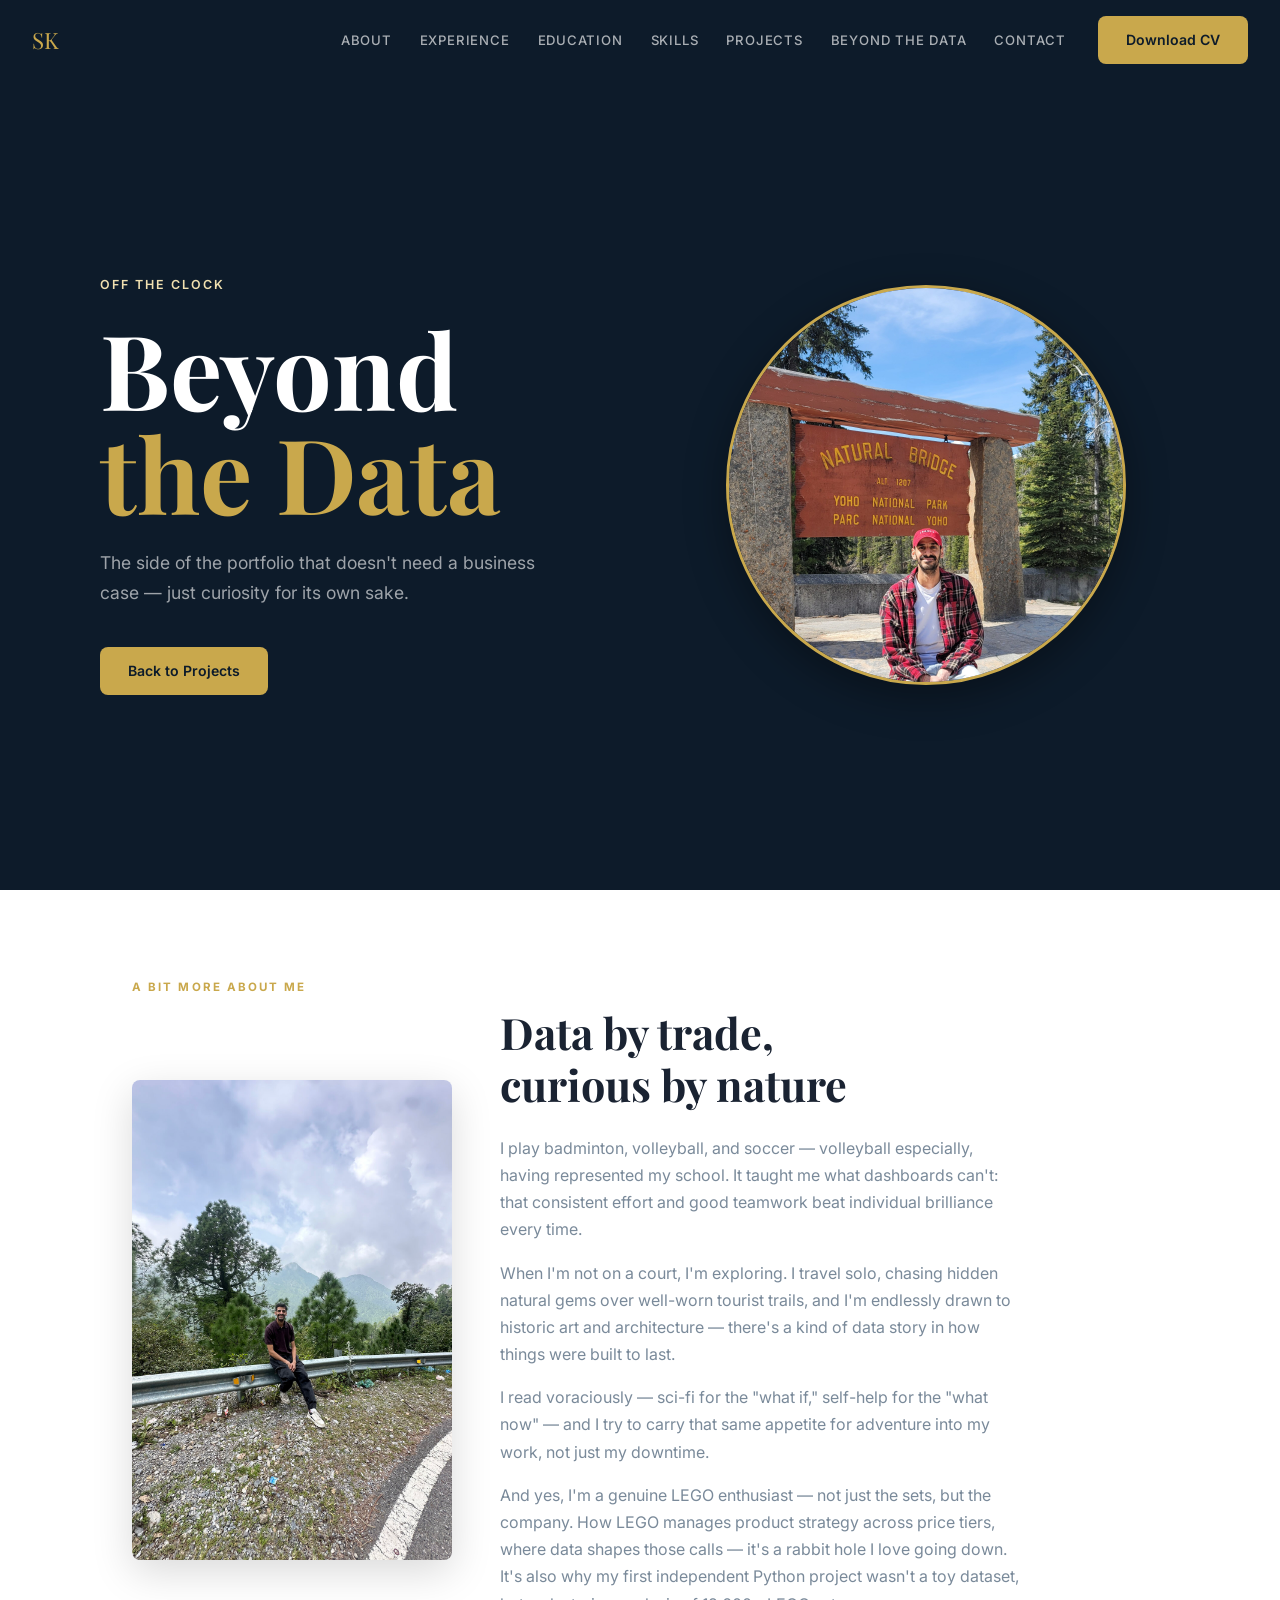
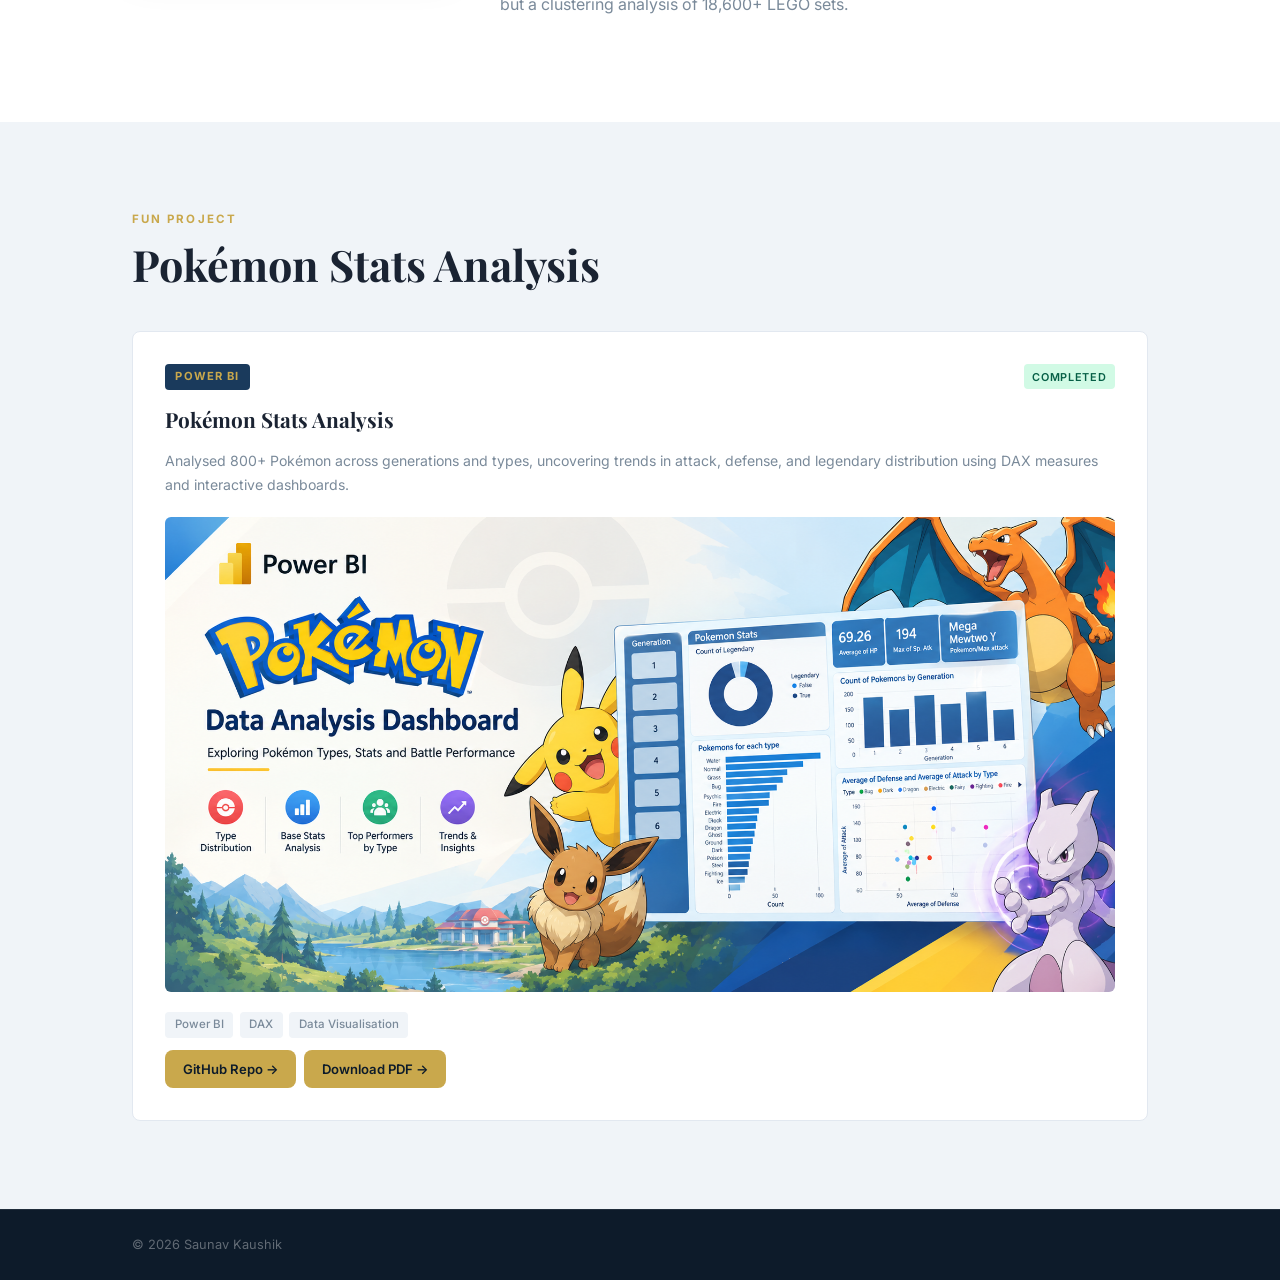
<file: fun.html>
<!DOCTYPE html>
<html lang="en">
<head>
  <meta charset="UTF-8" />
  <meta name="viewport" content="width=device-width, initial-scale=1.0"/>
  <title>Beyond the Data | Saunav Kaushik</title>
  <link rel="preconnect" href="https://fonts.googleapis.com">
  <link href="https://fonts.googleapis.com/css2?family=Playfair+Display:wght@600;700&family=Inter:wght@300;400;500;600&display=swap" rel="stylesheet">
  <link rel="stylesheet" href="css/style.css" />
</head>
<body>

  <!-- NAV -->
  <nav>
    <a href="index.html" class="nav-logo">SK</a>
    <ul>
      <li><a href="index.html#about">About</a></li>
      <li><a href="index.html#experience">Experience</a></li>
      <li><a href="index.html#education">Education</a></li>
      <li><a href="index.html#skills">Skills</a></li>
      <li><a href="index.html#projects">Projects</a></li>
      <li><a href="fun.html">Beyond the Data</a></li>
      <li><a href="index.html#contact">Contact</a></li>
    </ul>
    <a href="https://drive.google.com/file/d/1WptvGumXlsymUgz3zxBfDoVuFLlQmoJk/view?usp=sharing" target="_blank" class="btn btn-nav">Download CV</a>
  </nav>

  <!-- FUN HERO -->
  <section class="hero fun-hero">
    <div class="hero-inner">
      <p class="hero-tag">Off the Clock</p>
      <h1>Beyond<br><span>the Data</span></h1>
      <p class="hero-sub">The side of the portfolio that doesn't need a business case — just curiosity for its own sake.</p>
      <div class="hero-cta">
        <a href="index.html#projects" class="btn">Back to Projects</a>
      </div>
    </div>
    <div class="hero-graphic hero-photo-wrap">
      <img src="img/profile-yoho.jpg" alt="Saunav at Natural Bridge, Yoho National Park" class="hero-photo" />
    </div>
  </section>

  <!-- CASUAL BIO -->
  <section class="section">
    <div class="container">
      <div class="section-label">A Bit More About Me</div>
<div class="about-photo-grid">
  <div class="about-photo-frame">
    <img src="img/profile-mountains.jpg" alt="Saunav solo hiking in the Himalayan foothills" />
  </div>
  <div>
    <h2>Data by trade,<br>curious by nature</h2>
    <p>I play badminton, volleyball, and soccer — volleyball especially, having represented my school. It taught me what dashboards can't: that consistent effort and good teamwork beat individual brilliance every time.</p>
    <p>When I'm not on a court, I'm exploring. I travel solo, chasing hidden natural gems over well-worn tourist trails, and I'm endlessly drawn to historic art and architecture — there's a kind of data story in how things were built to last.</p>
    <p>I read voraciously — sci-fi for the "what if," self-help for the "what now" — and I try to carry that same appetite for adventure into my work, not just my downtime.</p>
    <p>And yes, I'm a genuine LEGO enthusiast — not just the sets, but the company. How LEGO manages product strategy across price tiers, where data shapes those calls — it's a rabbit hole I love going down. It's also why my first independent Python project wasn't a toy dataset, but a clustering analysis of 18,600+ LEGO sets.</p>
  </div>
</div>
    </div>
  </section>

  <!-- FUN PROJECT -->
  <section class="section section-mid">
    <div class="container">
      <div class="section-label">Fun Project</div>
      <h2>Pokémon Stats Analysis</h2>
      <div class="projects-grid">
        <div class="project-card">
          <div class="project-header">
            <span class="tool-badge pbi">Power BI</span>
            <span class="status-badge done">Completed</span>
          </div>
          <h3>Pokémon Stats Analysis</h3>
          <p>Analysed 800+ Pokémon across generations and types, uncovering trends in attack, defense, and legendary distribution using DAX measures and interactive dashboards.</p>

          <div class="project-screenshots single" style="grid-template-columns: 1fr;">
  <img src="img/Pokemon_cover.png" alt="Pokémon Stats Analysis cover" style="aspect-ratio: 1774/887;" />
</div>

          <ul class="project-tags">
            <li>Power BI</li>
            <li>DAX</li>
            <li>Data Visualisation</li>
          </ul>
          <div class="project-footer">
            <a href="https://github.com/Saunavkaushik/Power_BI" target="_blank" class="btn btn-sm">GitHub Repo →</a>
            <a href="https://raw.githubusercontent.com/Saunavkaushik/Power_BI/refs/heads/main/Pokemon_portfolio.pdf" target="_blank" class="btn btn-sm btn-outline">Download PDF →</a>
          </div>
        </div>
      </div>
    </div>
  </section>

  <footer>
    <div class="container footer-inner">
      <span>© 2026 Saunav Kaushik</span>
    </div>
  </footer>

</body>
</html>
</file>
<file: css/style.css>
/* =============================================
   SAUNAV KAUSHIK — PORTFOLIO STYLESHEET
   Navy + Slate + Gold | Professional & Sharp
   ============================================= */

:root {
  --navy:      #0d1b2a;
  --navy-mid:  #162236;
  --slate:     #f0f4f8;
  --gold:      #c9a84c;
  --gold-lt:   #f0e0b0;
  --white:     #ffffff;
  --ink:       #1a2332;
  --muted:     #7a8a9a;
  --border:    #e2e8f0;

  --font-display: 'Playfair Display', Georgia, serif;
  --font-body:    'Inter', system-ui, sans-serif;

  --max-w: 1080px;
  --radius: 8px;
}

/* RESET */
*, *::before, *::after { box-sizing: border-box; margin: 0; padding: 0; }
html { scroll-behavior: smooth; }
body {
  font-family: var(--font-body);
  background: var(--white);
  color: var(--ink);
  font-size: 1rem;
  line-height: 1.7;
  -webkit-font-smoothing: antialiased;
}
a { color: inherit; text-decoration: none; }

/* ── CONTAINER ── */
.container { max-width: var(--max-w); margin: 0 auto; padding: 0 2rem; }

/* ── NAV ── */
nav {
  position: sticky; top: 0; z-index: 100;
  display: flex; align-items: center; gap: 2rem;
  padding: 1rem 2rem;
  background: var(--navy);
}
.nav-logo {
  font-family: var(--font-display);
  font-size: 1.4rem;
  color: var(--gold);
  margin-right: auto;
}
nav ul { list-style: none; display: flex; gap: 1.75rem; }
nav ul a {
  font-size: 0.82rem; font-weight: 500;
  letter-spacing: 0.06em; text-transform: uppercase;
  color: rgba(255,255,255,0.65);
  transition: color 0.2s;
}
nav ul a:hover { color: var(--gold); }
.btn-nav {
  background: var(--gold); color: var(--navy);
  font-size: 0.8rem; font-weight: 600;
  padding: 0.5rem 1.2rem; border-radius: var(--radius);
  white-space: nowrap;
  transition: opacity 0.2s;
}
.btn-nav:hover { opacity: 0.85; }

/* ── HERO ── */
.hero {
  background: var(--navy);
  min-height: 90vh;
  display: flex; align-items: center;
  position: relative; overflow: hidden;
  padding: 4rem 2rem;
}
.hero-inner {
  max-width: var(--max-w); margin: 0 auto; width: 100%;
  position: relative; z-index: 2;
}
.hero-tag {
  font-size: 0.78rem; font-weight: 600;
  letter-spacing: 0.16em; text-transform: uppercase;
  color: var(--gold); margin-bottom: 1.25rem;
}
.hero h1 {
  font-family: var(--font-display);
  font-size: clamp(3.5rem, 9vw, 6.5rem);
  line-height: 1.0; color: var(--white);
  margin-bottom: 1.5rem;
}
.hero h1 span { color: var(--gold); }
.hero-sub {
  font-size: 1.1rem; color: rgba(255,255,255,0.6);
  max-width: 460px; margin-bottom: 2.5rem;
}
.hero-cta { display: flex; gap: 1rem; flex-wrap: wrap; }

/* Graphic rings */
.hero-graphic {
  position: absolute; right: 6%; top: 50%;
  transform: translateY(-50%);
  width: 360px; height: 360px;
}
.graphic-ring {
  position: absolute; border-radius: 50%;
  border: 1px solid rgba(201,168,76,0.25);
  top: 50%; left: 50%; transform: translate(-50%,-50%);
}
.r1 { width: 360px; height: 360px; }
.r2 { width: 250px; height: 250px; border-color: rgba(201,168,76,0.4); }
.r3 { width: 140px; height: 140px; border-color: rgba(201,168,76,0.6); background: rgba(201,168,76,0.06); }
.graphic-dot {
  position: absolute; top: 50%; left: 50%;
  transform: translate(-50%,-50%);
  width: 16px; height: 16px; border-radius: 50%;
  background: var(--gold);
}

/* ── BUTTONS ── */
.btn {
  display: inline-block;
  padding: 0.75rem 1.75rem;
  background: var(--gold); color: var(--navy);
  font-weight: 600; font-size: 0.88rem;
  border-radius: var(--radius);
  transition: opacity 0.2s, transform 0.15s;
  cursor: pointer;
}
.btn:hover { opacity: 0.88; transform: translateY(-1px); }
.btn-ghost {
  background: transparent;
  border: 1.5px solid rgba(255,255,255,0.35);
  color: var(--white);
}
.btn-ghost:hover { border-color: var(--gold); color: var(--gold); background: transparent; transform: translateY(-1px); }
.btn-sm { padding: 0.5rem 1.1rem; font-size: 0.82rem; }
.btn-disabled {
  background: var(--border); color: var(--muted);
  pointer-events: none; cursor: default;
}

/* ── SECTIONS ── */
.section { padding: 5.5rem 0; }
.section-dark {
  background: var(--navy);
  padding: 5.5rem 0;
}
.section-mid {
  background: var(--slate);
  padding: 5.5rem 0;
}

.section-label {
  font-size: 0.72rem; font-weight: 700;
  letter-spacing: 0.18em; text-transform: uppercase;
  color: var(--gold); margin-bottom: 0.6rem;
}
.section-label.light { color: var(--gold); }

h2 {
  font-family: var(--font-display);
  font-size: clamp(1.9rem, 4vw, 2.7rem);
  color: var(--ink); margin-bottom: 2.5rem; line-height: 1.2;
}
h2.light { color: var(--white); }
.muted-text { color: rgba(255,255,255,0.55); margin-bottom: 2rem; }

/* ── ABOUT ── */
.about-grid {
  display: grid; grid-template-columns: 1fr 280px; gap: 4rem; align-items: start;
}
.about-grid p { color: var(--muted); margin-bottom: 1rem; max-width: 520px; }
.about-grid h2 { margin-bottom: 1.5rem; }
.stat-stack { display: flex; flex-direction: column; gap: 1rem; }
.stat-card {
  background: var(--slate); border-radius: var(--radius);
  padding: 1.25rem 1.5rem;
  border-left: 3px solid var(--gold);
  display: flex; flex-direction: column; gap: 0.2rem;
}
.stat-num {
  font-family: var(--font-display); font-size: 2rem;
  color: var(--navy); line-height: 1;
}
.stat-desc { font-size: 0.78rem; color: var(--muted); text-transform: uppercase; letter-spacing: 0.04em; }

/* ── EDUCATION ── */
.edu-timeline { display: flex; flex-direction: column; gap: 1.5rem; }
.edu-card {
  display: grid; grid-template-columns: 130px 1fr;
  gap: 1.5rem; align-items: start;
  background: rgba(255,255,255,0.05);
  border: 1px solid rgba(255,255,255,0.1);
  border-radius: var(--radius); padding: 1.75rem;
  border-left: 3px solid var(--gold);
}
.edu-year {
  font-size: 0.78rem; font-weight: 600;
  color: var(--gold); letter-spacing: 0.04em;
  padding-top: 0.2rem;
}
.edu-body h3 { font-size: 1.05rem; color: var(--white); margin-bottom: 0.3rem; }
.edu-inst { font-size: 0.9rem; color: rgba(255,255,255,0.55); margin-bottom: 0.3rem; }
.edu-detail { font-size: 0.85rem; color: rgba(255,255,255,0.4); }

/* ── SKILLS ── */
.skills-grid { display: flex; flex-direction: column; gap: 2rem; }
.skill-group h4 {
  font-size: 0.78rem; font-weight: 700;
  text-transform: uppercase; letter-spacing: 0.1em;
  color: var(--muted); margin-bottom: 0.75rem;
}
.pills { display: flex; flex-wrap: wrap; gap: 0.6rem; }
.pill {
  background: var(--slate); border: 1.5px solid var(--border);
  border-radius: 100px; padding: 0.4rem 1.1rem;
  font-size: 0.85rem; font-weight: 500; color: var(--ink);
  transition: background 0.2s, border-color 0.2s, color 0.2s;
  cursor: default;
}
.pill:hover { background: var(--navy); border-color: var(--navy); color: var(--gold); }

/* ── PROJECTS ── */
.projects-grid {
  display: grid; grid-template-columns: repeat(auto-fit, minmax(300px, 1fr));
  gap: 1.5rem;
}
.project-card {
  background: var(--white); border: 1px solid var(--border);
  border-radius: var(--radius); padding: 2rem;
  display: flex; flex-direction: column; gap: 0.75rem;
  transition: box-shadow 0.25s, transform 0.2s;
}
.project-card:hover { box-shadow: 0 8px 30px rgba(0,0,0,0.1); transform: translateY(-3px); }
.project-card.wip { opacity: 0.72; }
.project-header { display: flex; justify-content: space-between; align-items: center; }

.tool-badge {
  font-size: 0.7rem; font-weight: 700;
  letter-spacing: 0.1em; text-transform: uppercase;
  background: var(--navy); color: var(--gold);
  padding: 0.22rem 0.65rem; border-radius: 4px;
}
.tool-badge.pbi { background: #1a3a5c; }
.tool-badge.python { background: #2b5b3f; color: #a8e6b8; }

.status-badge {
  font-size: 0.68rem; font-weight: 600;
  text-transform: uppercase; letter-spacing: 0.06em;
  padding: 0.2rem 0.55rem; border-radius: 4px;
}
.status-badge.done { background: #d1fae5; color: #065f46; }
.status-badge.wip  { background: #fef3c7; color: #92400e; }

.project-card h3 {
  font-family: var(--font-display); font-size: 1.3rem; color: var(--ink);
}
.project-card p { font-size: 0.88rem; color: var(--muted); }
.project-tags {
  list-style: none; display: flex; flex-wrap: wrap; gap: 0.4rem;
}

.project-screenshots.single img {
  width: 100%;
  object-fit: cover;
  object-position: center;
  display: block;
}
.project-tags li {
  font-size: 0.72rem; font-weight: 500;
  color: var(--muted); background: var(--slate);
  padding: 0.2rem 0.6rem; border-radius: 4px;
}
.project-footer {
  margin-top: auto;
  display: flex;
  gap: 0.5rem;
  flex-wrap: wrap;
}

/* ── CONTACT ── */
.contact-wrap { text-align: center; }
.contact-wrap h2 { margin-bottom: 0.75rem; }
.contact-links {
  display: flex; flex-wrap: wrap; gap: 1rem;
  justify-content: center; margin-top: 2rem;
}

/* ── FOOTER ── */
footer {
  background: var(--navy);
  padding: 1.5rem 2rem;
  border-top: 1px solid rgba(255,255,255,0.08);
}
.footer-inner {
  display: flex; justify-content: space-between;
  font-size: 0.8rem; color: rgba(255,255,255,0.35);
}

/* ── RESPONSIVE ── */
/* Hamburger button — hidden on desktop */
.nav-toggle {
  display: none;
  flex-direction: column;
  justify-content: center;
  gap: 5px;
  width: 32px;
  height: 32px;
  background: none;
  border: none;
  cursor: pointer;
  padding: 0;
}
.nav-toggle span {
  display: block;
  width: 100%;
  height: 2px;
  background: var(--white);
  border-radius: 2px;
  transition: transform 0.2s, opacity 0.2s;
}
.nav-toggle.active span:nth-child(1) { transform: translateY(7px) rotate(45deg); }
.nav-toggle.active span:nth-child(2) { opacity: 0; }
.nav-toggle.active span:nth-child(3) { transform: translateY(-7px) rotate(-45deg); }

@media (max-width: 768px) {
  .nav-toggle { display: flex; }

  nav ul {
    display: none;
    position: absolute;
    top: 100%;
    left: 0;
    right: 0;
    flex-direction: column;
    gap: 0;
    background: var(--navy);
    padding: 0.5rem 0;
    border-top: 1px solid rgba(255,255,255,0.08);
  }
  nav ul.open { display: flex; }
  nav ul li { width: 100%; }
  nav ul a {
    display: block;
    padding: 0.9rem 2rem;
  }

  .hero-graphic { display: none; }
  .about-grid { grid-template-columns: 1fr; }
  .stat-stack { flex-direction: row; flex-wrap: wrap; }
  .edu-card { grid-template-columns: 1fr; gap: 0.5rem; }
  .footer-inner { flex-direction: column; gap: 0.5rem; text-align: center; }
}

.section-experience {
  background: #e8edf2;
}

.project-screenshots {
  display: grid;
  grid-template-columns: 1fr 1fr;
  gap: 0.5rem;
  border-radius: 6px;
  overflow: hidden;
  margin: 0.5rem 0;
}


/* ── PROJECT ANALYSIS BULLETS ── */
.project-analysis {
  list-style: none;
  display: flex;
  flex-direction: column;
  gap: 0.45rem;
  margin: 0.25rem 0 0.5rem;
}
.project-analysis li {
  position: relative;
  padding-left: 1.1rem;
  font-size: 0.84rem;
  color: var(--ink);
  line-height: 1.5;
}
.project-analysis li::before {
  content: "";
  position: absolute;
  left: 0;
  top: 0.55em;
  width: 6px;
  height: 6px;
  border-radius: 50%;
  background: var(--gold);
}

/* ── FEATURED PROJECT CARD ── */
.project-featured {
  border: 1.5px solid var(--gold);
  background: linear-gradient(180deg, var(--white) 0%, var(--slate) 100%);
  position: relative;
}
.project-featured::before {
  content: "Centerpiece";
  position: absolute;
  top: -0.65rem;
  left: 1.5rem;
  background: var(--gold);
  color: var(--navy);
  font-size: 0.65rem;
  font-weight: 700;
  letter-spacing: 0.08em;
  text-transform: uppercase;
  padding: 0.2rem 0.7rem;
  border-radius: 4px;
}

/* ── PROJECTS FOOTNOTE (link to fun page) ── */
.projects-footnote {
  text-align: center;
  margin-top: 2.5rem;
  font-size: 0.9rem;
  color: var(--muted);
}
.projects-footnote a {
  color: var(--gold);
  font-weight: 600;
  border-bottom: 1px solid var(--gold);
}

/* ── FUN PAGE HERO VARIANT ── */
.fun-hero .hero-tag { color: var(--gold-lt); }

/* ── FUN PAGE PROFILE PHOTO ── */
.hero-photo-wrap {
  border-radius: 50%;
  overflow: hidden;
  width: 340px;
  height: 340px;
  border: 3px solid var(--gold);
  box-shadow: 0 12px 40px rgba(0,0,0,0.35);
}
.hero-photo {
  width: 100%;
  height: 100%;
  object-fit: cover;
  object-position: center 30%;
  display: block;
}
@media (max-width: 768px) {
  .hero-photo-wrap { display: none; }
}

/* ── FUN PAGE HERO PHOTO OVERRIDE ── */
.fun-hero .hero-photo-wrap {
  width: 400px;
  height: 400px;
  right: 12%;
}
/* ── ABOUT SECTION WITH PHOTO (fun page) ── */
.about-photo-grid {
  display: grid;
  grid-template-columns: 320px 1fr;
  gap: 3rem;
  align-items: center;
}
.about-photo-grid p {
  color: var(--muted);
  margin-bottom: 1rem;
  max-width: 520px;
}
.about-photo-grid h2 { margin-bottom: 1.5rem; }

.about-photo-frame {
  height: 480px;
  border-radius: var(--radius);
  overflow: hidden;
  box-shadow: 0 12px 40px rgba(0,0,0,0.15);
}
.about-photo-frame img {
  width: 100%;
  height: 100%;
  object-fit: cover;
  object-position: center 30%;
  display: block;
}

@media (max-width: 768px) {
  .about-photo-grid { grid-template-columns: 1fr; }
  .about-photo-frame { height: 320px; }
}

/* ── CONTACT: split layout (buttons + form) ── */

.contact-find-me {
  font-size: 0.72rem;
  font-weight: 700;
  letter-spacing: 0.08em;
  text-transform: uppercase;
  color: var(--gold-lt);
  margin-bottom: 0.9rem;
}

.contact-quote {
  font-family: var(--font-display);
  font-style: italic;
  font-size: 0.92rem;
  color: rgba(255,255,255,0.55);
  margin-top: 1.5rem;
  line-height: 1.5;
  border-left: 2px solid var(--gold);
  padding-left: 0.9rem;
}

.btn-icon {
  display: inline-flex;
  align-items: center;
  justify-content: center;
  gap: 0.6rem;
}
.btn-icon svg { width: 18px; height: 18px; flex-shrink: 0; }

.btn-gold-cv {
  background: var(--gold);
  color: var(--navy);
  border: 1.5px solid var(--gold);
}
.btn-gold-cv:hover { opacity: 0.88; color: var(--navy); transform: translateY(-1px); }

.contact-flex {
  display: grid;
  grid-template-columns: 220px 1fr;
  gap: 4rem;
  margin-top: 2.5rem;
  text-align: left;
  align-items: start;
}
.contact-links-vertical {
  display: flex;
  flex-direction: column;
  gap: 1.25rem;
  margin-top: 0;
  flex-wrap: nowrap;
}
.contact-links-vertical .btn { text-align: center; }

.contact-form-card {
  background: var(--white);
  border-radius: var(--radius);
  padding: 2rem;
  display: flex;
  flex-direction: column;
  gap: 0.4rem;
  box-shadow: 0 12px 40px rgba(0,0,0,0.25);
}
.contact-form-card label {
  font-size: 0.72rem;
  font-weight: 700;
  letter-spacing: 0.08em;
  text-transform: uppercase;
  color: var(--muted);
  margin-top: 0.75rem;
}
.contact-form-card input,
.contact-form-card textarea {
  font-family: var(--font-body);
  font-size: 0.9rem;
  padding: 0.65rem 0.8rem;
  border: 1.5px solid var(--border);
  border-radius: 6px;
  background: var(--slate);
  color: var(--ink);
  resize: vertical;
}
.contact-form-card input:focus,
.contact-form-card textarea:focus {
  outline: none;
  border-color: var(--gold);
}
.contact-submit-btn {
  margin-top: 1.25rem;
  border: none;
  font-family: var(--font-body);
}
.contact-submit-btn:disabled { opacity: 0.6; cursor: default; }
.contact-form-status {
  font-size: 0.85rem;
  margin-top: 0.6rem;
  min-height: 1.2em;
}
.contact-form-status.success { color: #065f46; }
.contact-form-status.error { color: #b91c1c; }

@media (max-width: 768px) {
  .contact-flex { grid-template-columns: 1fr; }
  .contact-wrap { text-align: center; }
  .contact-flex { text-align: left; }
}
</file>
